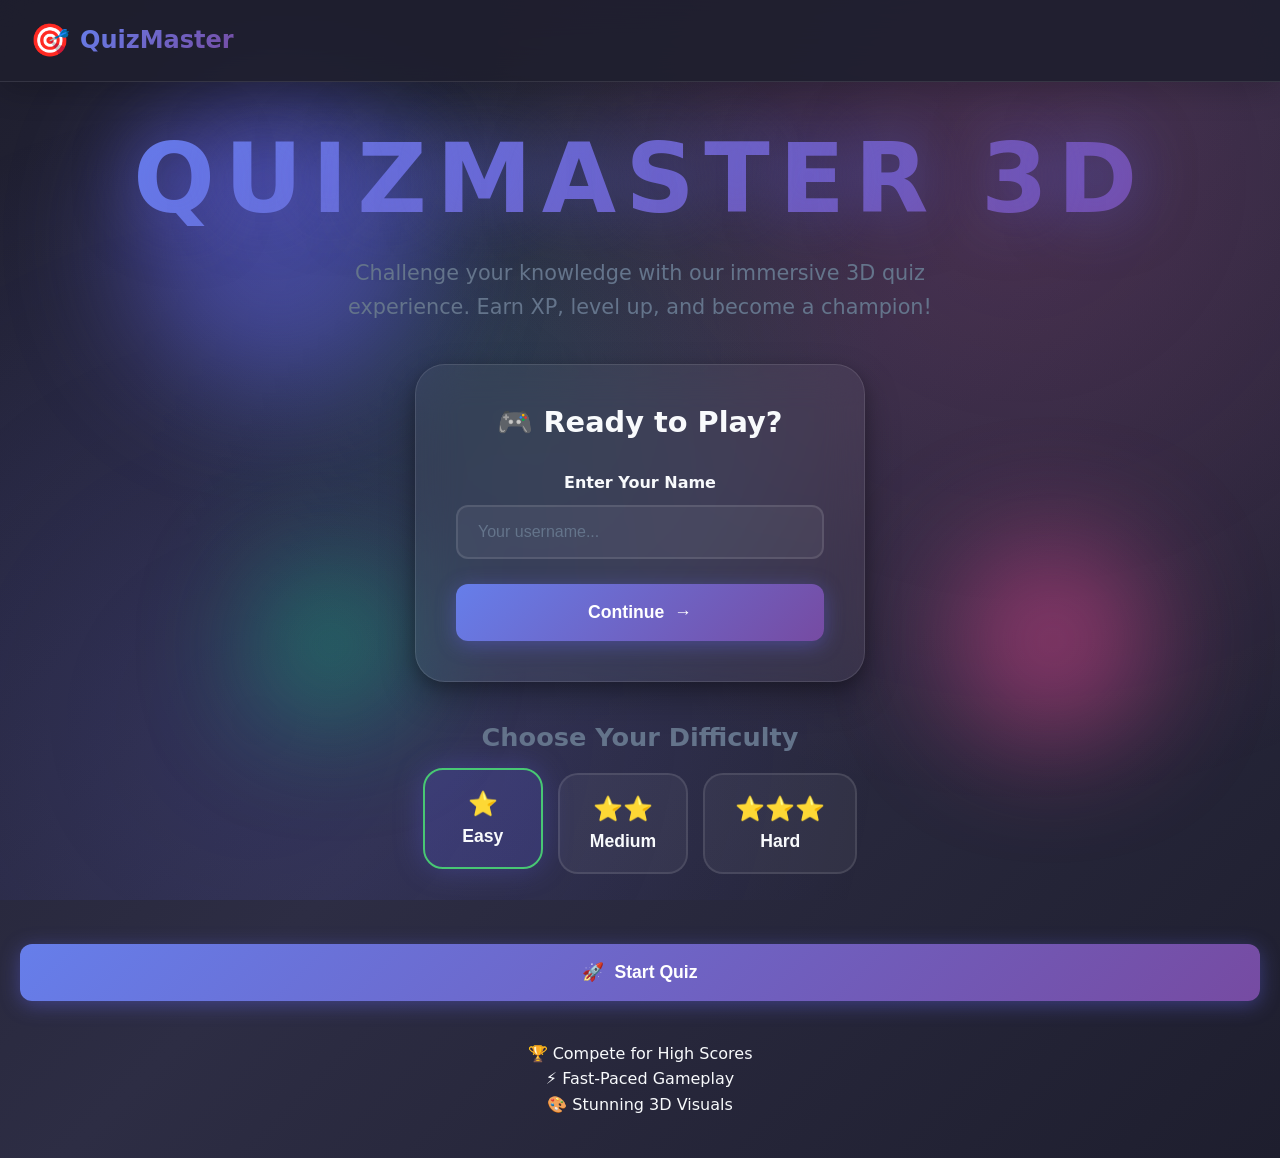
<file: index.html>
<!DOCTYPE html>
<html lang="en">
<head>
  <meta charset="UTF-8">
  <meta name="viewport" content="width=device-width, initial-scale=1.0">
  <title>QuizMaster 3D - The Ultimate Quiz Experience</title>
  <meta name="description" content="Challenge yourself with QuizMaster 3D - A modern quiz game with XP, levels, and stunning 3D visuals">
  
  <!-- Fonts -->
  <link rel="preconnect" href="https://fonts.googleapis.com">
  <link rel="preconnect" href="https://fonts.gstatic.com" crossorigin>
  <link href="https://fonts.googleapis.com/css2?family=Inter:wght@400;500;600;700;800;900&display=swap" rel="stylesheet">
  
  <!-- Styles -->
  <link rel="stylesheet" href="./assets/css/style.css">
</head>
<body>
  <!-- Floating Background Shapes -->
  <div class="floating-shapes">
    <div class="shape shape-1"></div>
    <div class="shape shape-2"></div>
    <div class="shape shape-3"></div>
  </div>

  <!-- Navbar -->
  <div id="navbar-container">
    <nav class="navbar-3d">
      <div class="nav-brand">
        <a href="index.html" class="brand-link">
          <span class="brand-icon">🎯</span>
          <span class="brand-text">QuizMaster</span>
        </a>
      </div>
    </nav>
  </div>

  <!-- Main Content -->
  <main class="hero">
    <h1 class="hero-title">QuizMaster 3D</h1>
    <p class="hero-subtitle">Challenge your knowledge with our immersive 3D quiz experience. Earn XP, level up, and become a champion!</p>

    <!-- Login Section -->
    <section id="login-section" class="login-section">
      <div class="login-card">
        <h2 class="login-title">🎮 Ready to Play?</h2>
        
        <form id="login-form">
          <div class="form-group">
            <label for="username" class="form-label">Enter Your Name</label>
            <input 
              type="text" 
              id="username" 
              class="form-input" 
              placeholder="Your username..." 
              maxlength="20" 
              required
              autocomplete="off"
            >
          </div>
          
          <button type="submit" class="btn btn-primary">
            <span>Continue</span>
            <span>→</span>
          </button>
        </form>
      </div>
    </section>

    <!-- Welcome Section (Logged In) -->
    <section id="welcome-section" class="welcome-section">
      <div class="welcome-card">
        <div class="welcome-avatar">👤</div>
        <h2 class="welcome-username">Welcome, <span id="username-display">Player</span>!</h2>
        
        <div class="welcome-stats">
          <div class="welcome-stat">
            <div class="stat-value" id="user-xp">0 XP</div>
            <div class="stat-label">Total XP</div>
          </div>
          <div class="welcome-stat">
            <div class="stat-value" id="user-level">Level 1</div>
            <div class="stat-label">Current Level</div>
          </div>
        </div>
      </div>
    </section>

    <!-- Difficulty Selection -->
    <section class="difficulty-section">
      <h3 class="difficulty-title">Choose Your Difficulty</h3>
      
      <div class="difficulty-buttons">
        <button class="difficulty-btn active" data-difficulty="easy" style="--btn-color: #48c774;">
          <span class="difficulty-icon">⭐</span>
          <span class="difficulty-label">Easy</span>
        </button>
        
        <button class="difficulty-btn" data-difficulty="medium" style="--btn-color: #ffdd57;">
          <span class="difficulty-icon">⭐⭐</span>
          <span class="difficulty-label">Medium</span>
        </button>
        
        <button class="difficulty-btn" data-difficulty="hard" style="--btn-color: #f14668;">
          <span class="difficulty-icon">⭐⭐⭐</span>
          <span class="difficulty-label">Hard</span>
        </button>
      </div>
    </section>

    <!-- Start Button -->
    <button id="start-btn" class="btn btn-primary mt-3">
      <span>🚀</span>
      <span>Start Quiz</span>
    </button>

    <!-- Features -->
    <div class="features mt-4">
      <div class="feature-card">
        <span class="feature-icon">🏆</span>
        <span class="feature-text">Compete for High Scores</span>
      </div>
      <div class="feature-card">
        <span class="feature-icon">⚡</span>
        <span class="feature-text">Fast-Paced Gameplay</span>
      </div>
      <div class="feature-card">
        <span class="feature-icon">🎨</span>
        <span class="feature-text">Stunning 3D Visuals</span>
      </div>
    </div>
  </main>

  <!-- Scripts -->
  <script src="./assets/js/app.js"></script>
</body>
</html>
</file>
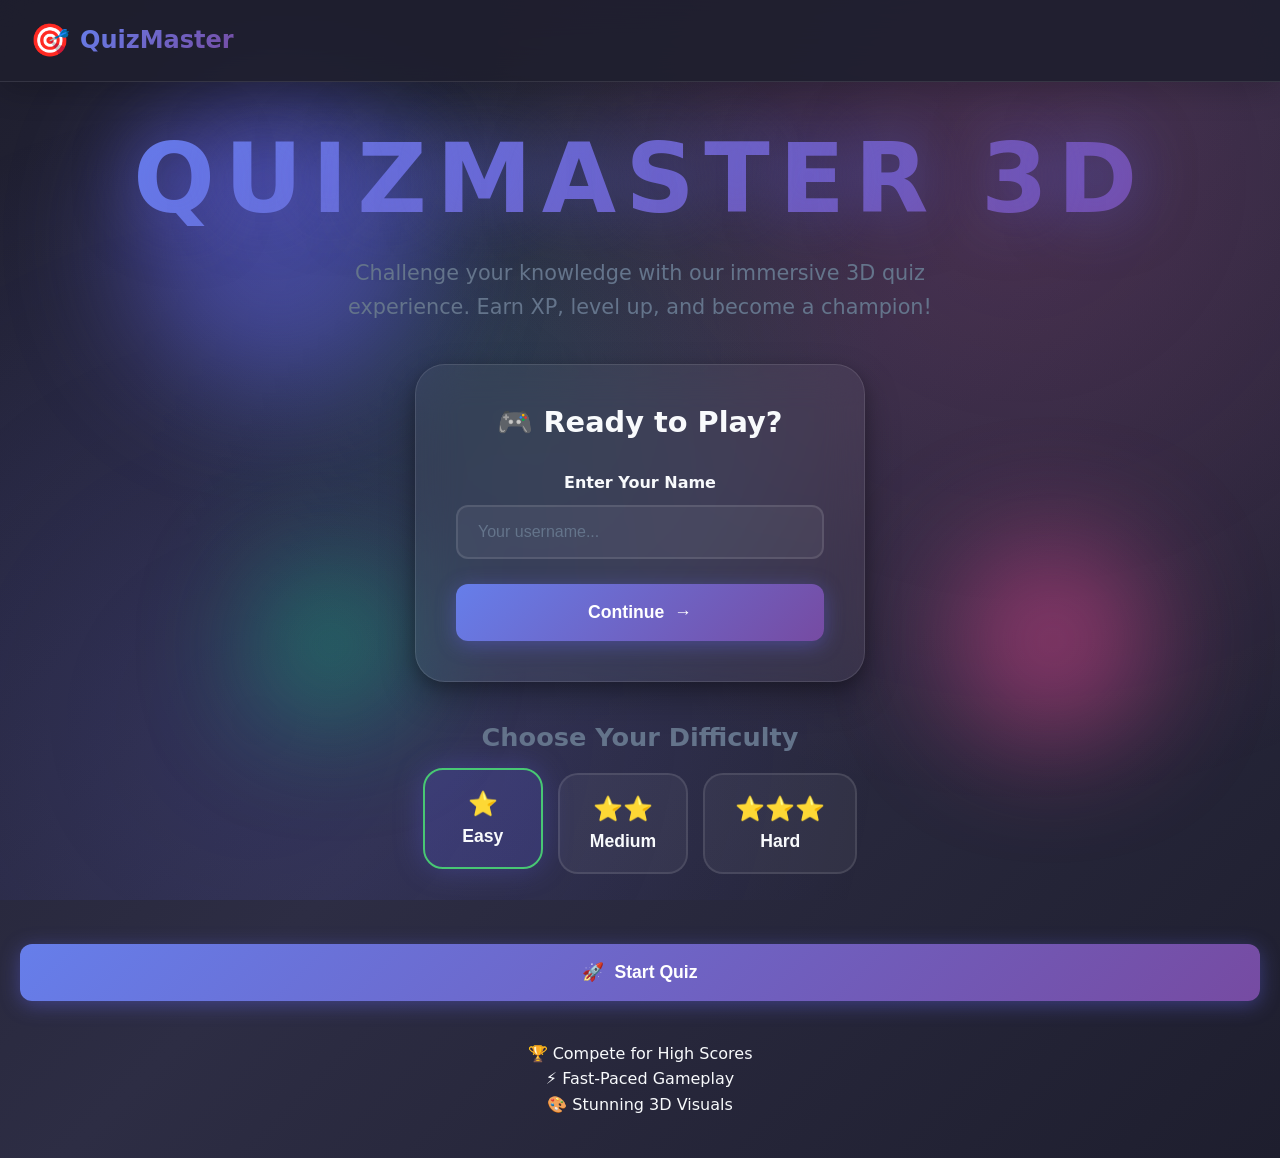
<file: profile.html>
<!DOCTYPE html>
<html lang="en">
<head>
  <meta charset="UTF-8">
  <meta name="viewport" content="width=device-width, initial-scale=1.0">
  <title>Profile - QuizMaster 3D</title>
  <meta name="description" content="QuizMaster 3D - Your profile and stats">
  
  <!-- Fonts -->
  <link rel="preconnect" href="https://fonts.googleapis.com">
  <link rel="preconnect" href="https://fonts.gstatic.com" crossorigin>
  <link href="https://fonts.googleapis.com/css2?family=Inter:wght@400;500;600;700;800;900&display=swap" rel="stylesheet">
  
  <!-- Styles -->
  <link rel="stylesheet" href="./assets/css/style.css">
</head>
<body>
  <!-- Navbar -->
  <div id="navbar-container"></div>

  <!-- Profile Container -->
  <main class="profile-container">
    <!-- Profile Header -->
    <header class="profile-header">
      <div class="profile-avatar">👤</div>
      <h1 class="profile-username" id="profile-username">Player</h1>
      <div class="profile-level" id="level-badge">Level <span id="profile-level">1</span></div>
      <p class="level-title" id="level-title">Novice</p>
    </header>

    <!-- XP Section -->
    <section class="xp-section">
      <div class="xp-header">
        <span class="xp-label">Experience Points</span>
        <span class="xp-value" id="total-xp">0 XP</span>
      </div>
      <div class="xp-bar">
        <div class="xp-bar-fill" id="xp-progress" style="width: 0%"></div>
      </div>
      <div class="xp-footer">
        <span id="xp-current">0 / 100 XP</span>
        <span>Next Level</span>
      </div>
    </section>

    <!-- Stats Grid -->
    <section class="stats-grid">
      <div class="stat-card">
        <div class="stat-icon">🎮</div>
        <div class="stat-value" id="games-played">0</div>
        <div class="stat-label">Games Played</div>
      </div>
      
      <div class="stat-card">
        <div class="stat-icon">✅</div>
        <div class="stat-value" id="correct-answers">0</div>
        <div class="stat-label">Correct Answers</div>
      </div>
      
      <div class="stat-card">
        <div class="stat-icon">📝</div>
        <div class="stat-value" id="total-questions">0</div>
        <div class="stat-label">Total Questions</div>
      </div>
      
      <div class="stat-card">
        <div class="stat-icon">🎯</div>
        <div class="stat-value" id="accuracy">0%</div>
        <div class="stat-label">Accuracy</div>
      </div>
    </section>

    <!-- Profile Actions -->
    <section class="profile-actions">
      <button id="play-quiz-btn" class="btn btn-primary">
        <span>🚀</span>
        <span>Play Quiz</span>
      </button>
      
      <button id="logout-profile-btn" class="btn btn-secondary">
        <span>🚪</span>
        <span>Logout</span>
      </button>
    </section>
  </main>

  <!-- Scripts -->
  <script src="./assets/js/app.js"></script>
</body>
</html>
</file>
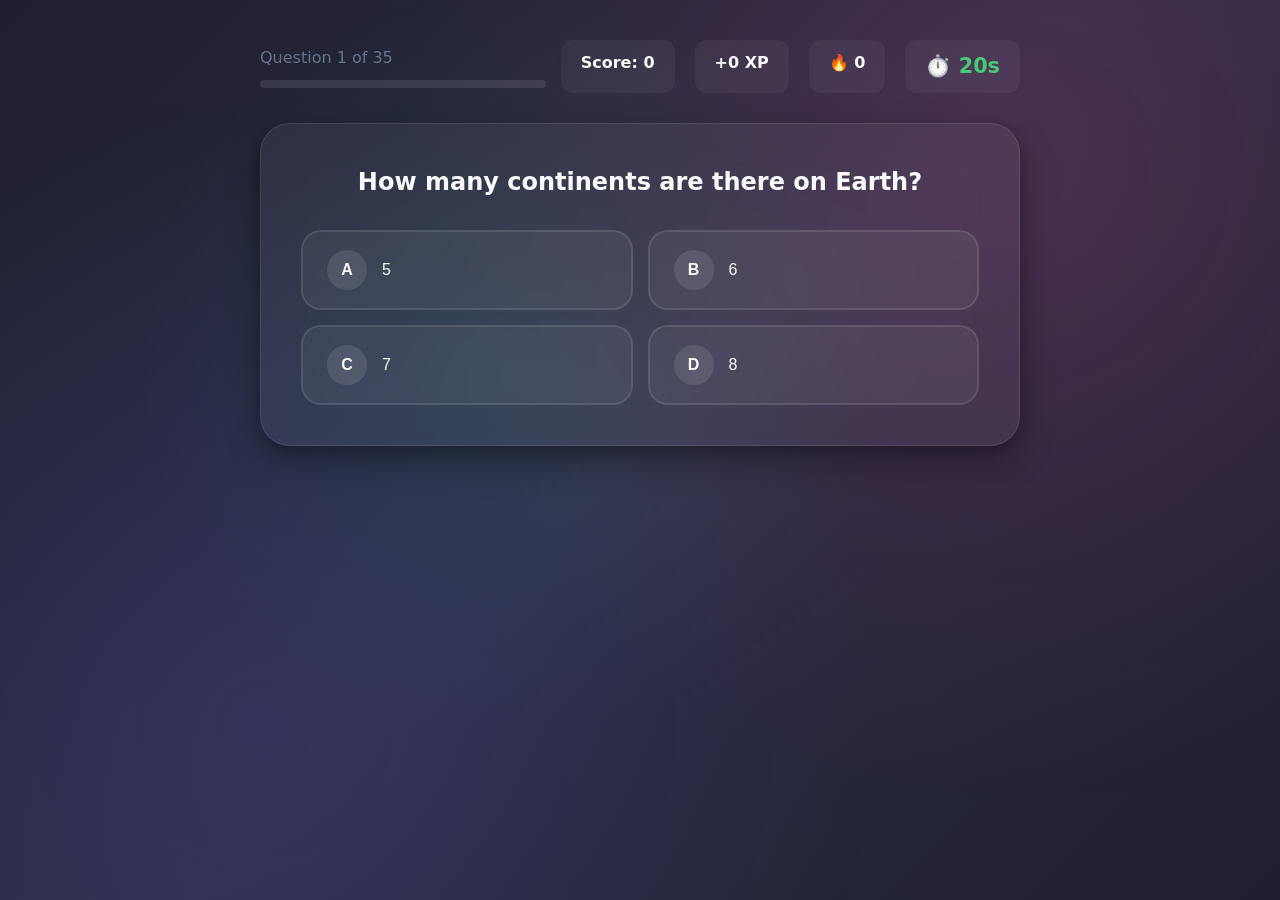
<file: quiz.html>
<!DOCTYPE html>
<html lang="en">
<head>
  <meta charset="UTF-8">
  <meta name="viewport" content="width=device-width, initial-scale=1.0">
  <title>Quiz - QuizMaster 3D</title>
  <meta name="description" content="Play QuizMaster 3D - Test your knowledge now!">
  
  <!-- Fonts -->
  <link rel="preconnect" href="https://fonts.googleapis.com">
  <link rel="preconnect" href="https://fonts.gstatic.com" crossorigin>
  <link href="https://fonts.googleapis.com/css2?family=Inter:wght@400;500;600;700;800;900&display=swap" rel="stylesheet">
  
  <!-- Styles -->
  <link rel="stylesheet" href="./assets/css/style.css">
</head>
<body>
  <!-- Navbar -->
  <div id="navbar-container"></div>

  <!-- Main Quiz Container -->
  <main class="quiz-container">
    <!-- Quiz Header -->
    <header class="quiz-header">
      <div class="quiz-progress">
        <div class="progress-text" id="progress-text">Question 1 of 5</div>
        <div class="progress-bar">
          <div class="progress-fill" id="progress-bar" style="width: 0%"></div>
        </div>
      </div>
      
      <div class="quiz-stats">
        <div class="quiz-stat">
          <span id="score-text">Score: 0</span>
        </div>
        <div class="quiz-stat">
          <span id="xp-text">+0 XP</span>
        </div>
        <div class="quiz-stat streak">
          <span id="streak-text">🔥 0</span>
        </div>
        <div class="quiz-stat timer">
          <span id="timer-display">⏱️ 20s</span>
        </div>
      </div>
    </header>

    <!-- Question Card -->
    <article class="question-card">
      <h2 class="question-text" id="question-text">
        Loading question...
      </h2>
      
      <!-- Answers -->
      <div class="answers-grid" id="answers-container">
        <div class="spinner"></div>
      </div>
    </article>

    <!-- Feedback Container -->
    <div id="feedback-container"></div>
  </main>

  <!-- Loading Overlay -->
  <div id="loading-overlay" class="page-loader">
    <div class="spinner"></div>
    <div class="page-loader-text">Loading quiz...</div>
  </div>

  <!-- Scripts -->
  <script src="./assets/js/app.js"></script>
  <script>
    // Hide loading overlay when quiz starts
    document.addEventListener('DOMContentLoaded', () => {
      setTimeout(() => {
        const overlay = document.getElementById('loading-overlay');
        if (overlay) {
          overlay.style.opacity = '0';
          overlay.style.transition = 'opacity 0.5s';
          setTimeout(() => overlay.remove(), 500);
        }
      }, 500);
    });
  </script>
</body>
</html>
</file>
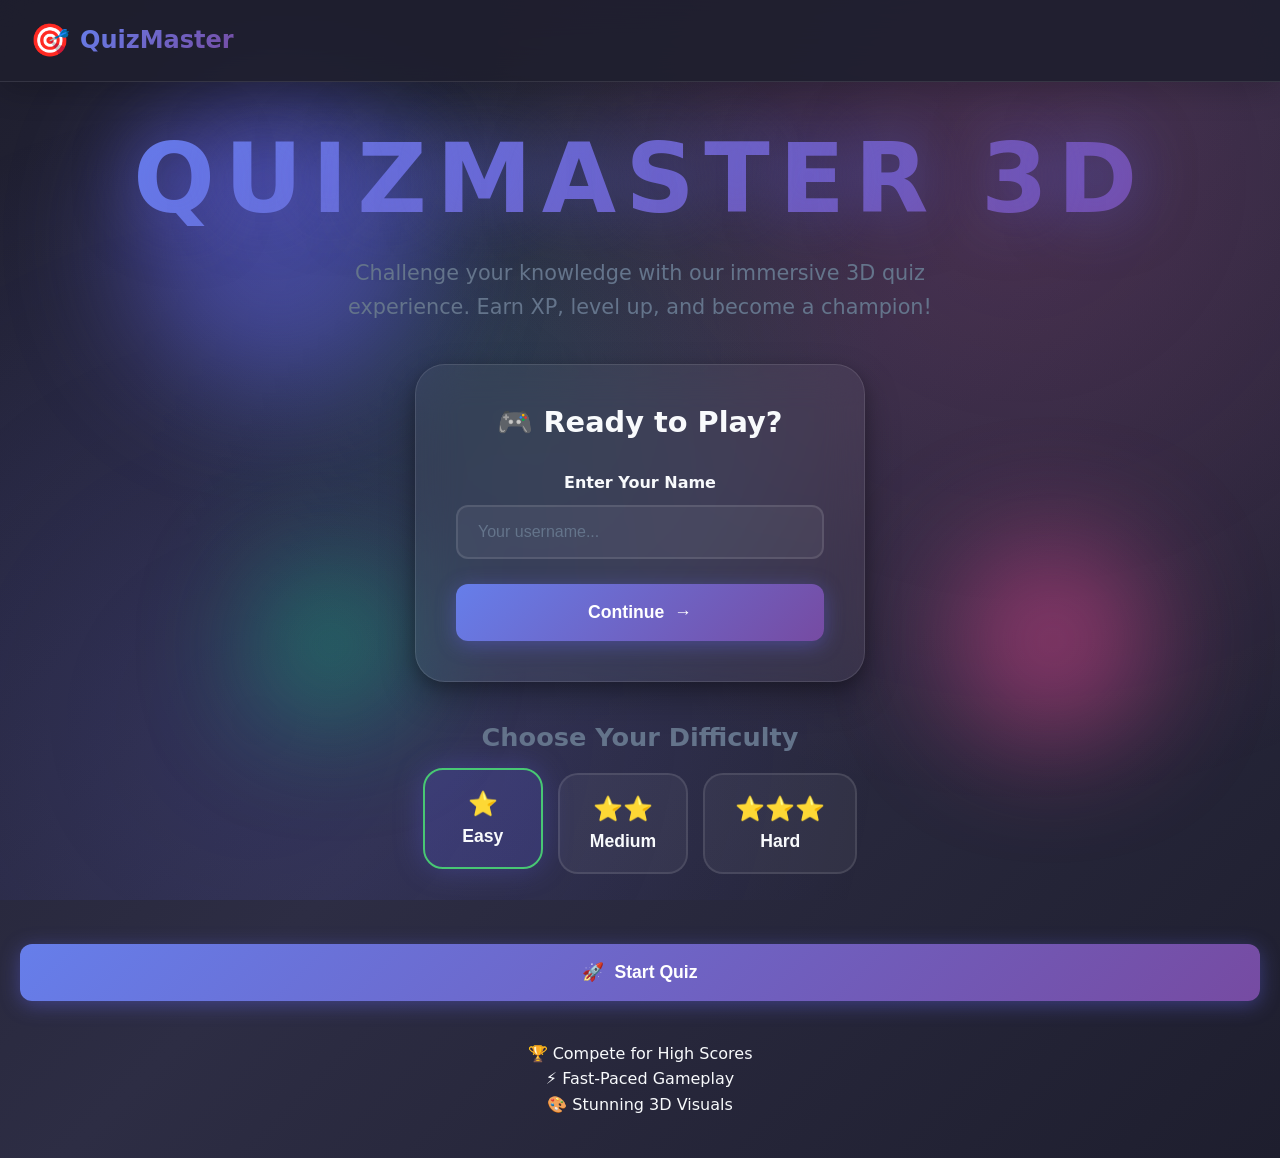
<file: result.html>
<!DOCTYPE html>
<html lang="en">
<head>
  <meta charset="UTF-8">
  <meta name="viewport" content="width=device-width, initial-scale=1.0">
  <title>Results - QuizMaster 3D</title>
  <meta name="description" content="QuizMaster 3D - View your quiz results!">
  
  <!-- Fonts -->
  <link rel="preconnect" href="https://fonts.googleapis.com">
  <link rel="preconnect" href="https://fonts.gstatic.com" crossorigin>
  <link href="https://fonts.googleapis.com/css2?family=Inter:wght@400;500;600;700;800;900&display=swap" rel="stylesheet">
  
  <!-- Styles -->
  <link rel="stylesheet" href="./assets/css/style.css">
</head>
<body>
  <!-- Navbar -->
  <div id="navbar-container"></div>

  <!-- Results Container -->
  <main class="result-container">
    <div class="result-card">
      <!-- Result Icon -->
      <div class="result-icon" id="result-icon">🏆</div>
      
      <!-- Rating -->
      <h1 class="result-rating" id="rating-text">Great Job!</h1>
      
      <!-- Score Display -->
      <div class="result-score" id="score-value">0</div>
      <div class="result-xp" id="xp-value">+0 XP</div>
      
      <!-- Stats Grid -->
      <div class="result-stats">
        <div class="result-stat">
          <div class="result-stat-value" id="correct-count">0</div>
          <div class="result-stat-label">Correct Answers</div>
        </div>
        
        <div class="result-stat">
          <div class="result-stat-value" id="total-count">0</div>
          <div class="result-stat-label">Total Questions</div>
        </div>
        
        <div class="result-stat">
          <div class="result-stat-value" id="percentage-value">0%</div>
          <div class="result-stat-label">Accuracy</div>
        </div>
        
        <div class="result-stat">
          <div class="result-stat-value" id="streak-value">0</div>
          <div class="result-stat-label">Best Streak</div>
        </div>
      </div>
      
      <!-- Action Buttons -->
      <div class="result-buttons">
        <button id="play-again-btn" class="btn btn-primary">
          <span>🎮</span>
          <span>Play Again</span>
        </button>
        
        <button id="home-btn" class="btn btn-secondary">
          <span>🏠</span>
          <span>Home</span>
        </button>
        
        <button id="profile-btn" class="btn btn-secondary">
          <span>👤</span>
          <span>Profile</span>
        </button>
      </div>
    </div>
  </main>

  <!-- Scripts -->
  <script src="./assets/js/app.js"></script>
</body>
</html>
</file>
<file: assets/css/style.css>
/* ============================================
   QuizMaster 3D - Custom Styling
   Modern 3D WebApp with stunning visuals
   ============================================ */

/* CSS Variables */
:root {
  --primary: #6366f1;
  --primary-dark: #4f46e5;
  --secondary: #ec4899;
  --success: #10b981;
  --warning: #f59e0b;
  --danger: #ef4444;
  --dark: #1e1e2e;
  --dark-light: #2d2d44;
  --light: #f8fafc;
  --gray: #64748b;
  
  --gradient-primary: linear-gradient(135deg, #667eea 0%, #764ba2 100%);
  --gradient-success: linear-gradient(135deg, #11998e 0%, #38ef7d 100%);
  --gradient-danger: linear-gradient(135deg, #eb3349 0%, #f45c43 100%);
  --gradient-bg: linear-gradient(135deg, #1e1e2e 0%, #2d2d44 50%, #1e1e2e 100%);
  
  --shadow-sm: 0 2px 4px rgba(0, 0, 0, 0.1);
  --shadow-md: 0 4px 12px rgba(0, 0, 0, 0.15);
  --shadow-lg: 0 8px 32px rgba(0, 0, 0, 0.2);
  --shadow-3d: 0 15px 35px rgba(0, 0, 0, 0.3), 0 5px 15px rgba(0, 0, 0, 0.2);
  
  --radius-sm: 8px;
  --radius-md: 12px;
  --radius-lg: 20px;
  --radius-xl: 30px;
  
  --transition: all 0.3s cubic-bezier(0.4, 0, 0.2, 1);
}

/* Reset & Base */
*, *::before, *::after {
  box-sizing: border-box;
  margin: 0;
  padding: 0;
}

html {
  scroll-behavior: smooth;
}

body {
  font-family: 'Segoe UI', system-ui, -apple-system, sans-serif;
  background: var(--gradient-bg);
  color: var(--light);
  min-height: 100vh;
  overflow-x: hidden;
  line-height: 1.6;
}

/* Animated Background */
body::before {
  content: '';
  position: fixed;
  top: 0;
  left: 0;
  width: 100%;
  height: 100%;
  background: 
    radial-gradient(circle at 20% 80%, rgba(99, 102, 241, 0.15) 0%, transparent 50%),
    radial-gradient(circle at 80% 20%, rgba(236, 72, 153, 0.15) 0%, transparent 50%),
    radial-gradient(circle at 40% 40%, rgba(16, 185, 129, 0.1) 0%, transparent 40%);
  pointer-events: none;
  z-index: -1;
}

/* Typography */
h1, h2, h3, h4 {
  font-weight: 700;
  line-height: 1.2;
}

h1 {
  font-size: clamp(2.5rem, 5vw, 4rem);
  text-transform: uppercase;
  letter-spacing: 0.1em;
}

h2 {
  font-size: clamp(1.8rem, 3vw, 2.5rem);
}

h3 {
  font-size: clamp(1.3rem, 2vw, 1.8rem);
}

/* Container */
.container {
  max-width: 1200px;
  margin: 0 auto;
  padding: 0 20px;
}

/* ============================================
   3D Card Styles
   ============================================ */

.card-3d {
  perspective: 1000px;
  transform-style: preserve-3d;
  transition: var(--transition);
}

.card-3d:hover {
  transform: translateY(-10px) rotateX(5deg);
}

.card-front, .card-back {
  background: rgba(255, 255, 255, 0.05);
  backdrop-filter: blur(10px);
  border: 1px solid rgba(255, 255, 255, 0.1);
  border-radius: var(--radius-lg);
  padding: 30px;
  box-shadow: var(--shadow-3d);
  transition: var(--transition);
}

.card-3d:hover .card-front {
  box-shadow: var(--shadow-3d), 0 0 30px rgba(99, 102, 241, 0.3);
}

/* ============================================
   Navbar 3D
   ============================================ */

.navbar-3d {
  display: flex;
  align-items: center;
  justify-content: space-between;
  padding: 15px 30px;
  background: rgba(30, 30, 46, 0.9);
  backdrop-filter: blur(20px);
  border-bottom: 1px solid rgba(255, 255, 255, 0.1);
  position: sticky;
  top: 0;
  z-index: 1000;
  box-shadow: var(--shadow-lg);
}

.nav-brand {
  display: flex;
  align-items: center;
  gap: 10px;
}

.brand-link {
  display: flex;
  align-items: center;
  gap: 10px;
  text-decoration: none;
  color: var(--light);
}

.brand-icon {
  font-size: 2rem;
  animation: bounce 2s infinite;
}

.brand-text {
  font-size: 1.5rem;
  font-weight: 700;
  background: var(--gradient-primary);
  -webkit-background-clip: text;
  -webkit-text-fill-color: transparent;
  background-clip: text;
}

.nav-links {
  display: flex;
  gap: 20px;
}

.nav-link {
  color: var(--light);
  text-decoration: none;
  padding: 8px 16px;
  border-radius: var(--radius-md);
  transition: var(--transition);
  font-weight: 500;
}

.nav-link:hover {
  background: rgba(255, 255, 255, 0.1);
  transform: translateY(-2px);
}

.nav-link.logout {
  background: rgba(239, 68, 68, 0.2);
  border: none;
  cursor: pointer;
}

.nav-link.logout:hover {
  background: rgba(239, 68, 68, 0.4);
}

.nav-user {
  display: flex;
  align-items: center;
  gap: 12px;
}

.user-name {
  font-weight: 600;
}

.user-level {
  padding: 4px 12px;
  border-radius: var(--radius-xl);
  font-size: 0.85rem;
  font-weight: 700;
  background: var(--primary);
  animation: glow 2s infinite;
}

/* ============================================
   Hero Section
   ============================================ */

.hero {
  min-height: calc(100vh - 80px);
  display: flex;
  flex-direction: column;
  align-items: center;
  justify-content: center;
  text-align: center;
  padding: 40px 20px;
  position: relative;
}

.hero-title {
  font-size: clamp(3rem, 8vw, 6rem);
  margin-bottom: 20px;
  background: var(--gradient-primary);
  -webkit-background-clip: text;
  -webkit-text-fill-color: transparent;
  background-clip: text;
  text-shadow: 0 0 60px rgba(99, 102, 241, 0.5);
  animation: float 3s ease-in-out infinite;
}

.hero-subtitle {
  font-size: 1.3rem;
  color: var(--gray);
  margin-bottom: 40px;
  max-width: 600px;
}

/* 3D Floating Elements */
.floating-shapes {
  position: absolute;
  width: 100%;
  height: 100%;
  top: 0;
  left: 0;
  pointer-events: none;
  overflow: hidden;
}

.shape {
  position: absolute;
  border-radius: 50%;
  filter: blur(60px);
  opacity: 0.5;
  animation: float 6s ease-in-out infinite;
}

.shape-1 {
  width: 300px;
  height: 300px;
  background: var(--primary);
  top: 10%;
  left: 10%;
  animation-delay: 0s;
}

.shape-2 {
  width: 200px;
  height: 200px;
  background: var(--secondary);
  top: 60%;
  right: 10%;
  animation-delay: 2s;
}

.shape-3 {
  width: 150px;
  height: 150px;
  background: var(--success);
  bottom: 20%;
  left: 20%;
  animation-delay: 4s;
}

/* ============================================
   Login Section
   ============================================ */

.login-section {
  width: 100%;
  max-width: 450px;
  margin: 0 auto;
}

.login-card {
  background: rgba(255, 255, 255, 0.05);
  backdrop-filter: blur(20px);
  border: 1px solid rgba(255, 255, 255, 0.1);
  border-radius: var(--radius-xl);
  padding: 40px;
  box-shadow: var(--shadow-3d);
  transform: perspective(1000px) rotateX(0deg);
  transition: var(--transition);
}

.login-card:hover {
  transform: perspective(1000px) rotateX(2deg) translateY(-5px);
  box-shadow: var(--shadow-3d), 0 0 40px rgba(99, 102, 241, 0.2);
}

.login-title {
  text-align: center;
  margin-bottom: 30px;
  font-size: 1.8rem;
}

/* Form Styles */
.form-group {
  margin-bottom: 25px;
}

.form-label {
  display: block;
  margin-bottom: 10px;
  font-weight: 600;
  color: var(--light);
}

.form-input {
  width: 100%;
  padding: 16px 20px;
  border: 2px solid rgba(255, 255, 255, 0.1);
  border-radius: var(--radius-md);
  background: rgba(255, 255, 255, 0.05);
  color: var(--light);
  font-size: 1rem;
  transition: var(--transition);
}

.form-input:focus {
  outline: none;
  border-color: var(--primary);
  box-shadow: 0 0 20px rgba(99, 102, 241, 0.3);
  transform: scale(1.02);
}

.form-input::placeholder {
  color: var(--gray);
}

/* Buttons */
.btn {
  display: inline-flex;
  align-items: center;
  justify-content: center;
  gap: 10px;
  padding: 16px 32px;
  border: none;
  border-radius: var(--radius-md);
  font-size: 1rem;
  font-weight: 700;
  cursor: pointer;
  transition: var(--transition);
  text-decoration: none;
  position: relative;
  overflow: hidden;
}

.btn::before {
  content: '';
  position: absolute;
  top: 0;
  left: -100%;
  width: 100%;
  height: 100%;
  background: linear-gradient(90deg, transparent, rgba(255, 255, 255, 0.2), transparent);
  transition: left 0.5s;
}

.btn:hover::before {
  left: 100%;
}

.btn-primary {
  background: var(--gradient-primary);
  color: white;
  width: 100%;
  padding: 18px;
  font-size: 1.1rem;
  box-shadow: 0 4px 20px rgba(99, 102, 241, 0.4);
}

.btn-primary:hover {
  transform: translateY(-3px) scale(1.02);
  box-shadow: 0 8px 30px rgba(99, 102, 241, 0.5);
}

.btn-secondary {
  background: rgba(255, 255, 255, 0.1);
  color: var(--light);
  border: 2px solid rgba(255, 255, 255, 0.2);
}

.btn-secondary:hover {
  background: rgba(255, 255, 255, 0.2);
  transform: translateY(-2px);
}

.btn-success {
  background: var(--gradient-success);
  color: white;
}

/* ============================================
   Difficulty Selector
   ============================================ */

.difficulty-section {
  margin: 40px 0;
}

.difficulty-title {
  text-align: center;
  margin-bottom: 20px;
  color: var(--gray);
}

.difficulty-buttons {
  display: flex;
  gap: 15px;
  justify-content: center;
  flex-wrap: wrap;
}

.difficulty-btn {
  display: flex;
  flex-direction: column;
  align-items: center;
  gap: 8px;
  padding: 20px 30px;
  border: 2px solid rgba(255, 255, 255, 0.1);
  border-radius: var(--radius-lg);
  background: rgba(255, 255, 255, 0.05);
  color: var(--light);
  cursor: pointer;
  transition: var(--transition);
  min-width: 120px;
}

.difficulty-btn:hover {
  transform: translateY(-5px) scale(1.05);
  border-color: var(--btn-color, var(--primary));
  box-shadow: 0 10px 30px rgba(0, 0, 0, 0.3);
}

.difficulty-btn.active {
  border-color: var(--btn-color, var(--primary));
  background: rgba(99, 102, 241, 0.2);
  box-shadow: 0 0 30px rgba(99, 102, 241, 0.3);
  transform: translateY(-5px);
}

.difficulty-icon {
  font-size: 1.5rem;
}

.difficulty-label {
  font-weight: 700;
  font-size: 1.1rem;
}

/* ============================================
   Welcome Section (Logged In)
   ============================================ */

.welcome-section {
  display: none;
  text-align: center;
  animation: fadeIn 0.5s ease;
}

.welcome-card {
  background: rgba(255, 255, 255, 0.05);
  backdrop-filter: blur(20px);
  border: 1px solid rgba(255, 255, 255, 0.1);
  border-radius: var(--radius-xl);
  padding: 40px;
  box-shadow: var(--shadow-3d);
}

.welcome-avatar {
  width: 100px;
  height: 100px;
  border-radius: 50%;
  background: var(--gradient-primary);
  display: flex;
  align-items: center;
  justify-content: center;
  font-size: 3rem;
  margin: 0 auto 20px;
  box-shadow: 0 0 30px rgba(99, 102, 241, 0.5);
  animation: pulse 2s infinite;
}

.welcome-username {
  font-size: 2rem;
  margin-bottom: 10px;
}

.welcome-stats {
  display: flex;
  gap: 30px;
  justify-content: center;
  margin: 30px 0;
}

.welcome-stat {
  text-align: center;
}

.stat-value {
  font-size: 1.8rem;
  font-weight: 700;
  color: var(--primary);
}

.stat-label {
  font-size: 0.9rem;
  color: var(--gray);
}

/* ============================================
   Quiz Page Styles
   ============================================ */

.quiz-container {
  max-width: 800px;
  margin: 0 auto;
  padding: 40px 20px;
}

.quiz-header {
  display: flex;
  justify-content: space-between;
  align-items: center;
  margin-bottom: 30px;
  flex-wrap: wrap;
  gap: 15px;
}

.quiz-progress {
  flex: 1;
}

.progress-text {
  font-size: 1rem;
  margin-bottom: 10px;
  color: var(--gray);
}

.progress-bar {
  height: 8px;
  background: rgba(255, 255, 255, 0.1);
  border-radius: var(--radius-xl);
  overflow: hidden;
}

.progress-fill {
  height: 100%;
  background: var(--gradient-primary);
  border-radius: var(--radius-xl);
  transition: width 0.5s ease;
}

.quiz-stats {
  display: flex;
  gap: 20px;
}

.quiz-stat {
  padding: 10px 20px;
  background: rgba(255, 255, 255, 0.05);
  border-radius: var(--radius-md);
  font-weight: 600;
}

.timer {
  font-size: 1.3rem;
  font-weight: 700;
}

/* Question Card */
.question-card {
  background: rgba(255, 255, 255, 0.05);
  backdrop-filter: blur(20px);
  border: 1px solid rgba(255, 255, 255, 0.1);
  border-radius: var(--radius-xl);
  padding: 40px;
  box-shadow: var(--shadow-3d);
  margin-bottom: 30px;
}

.question-text {
  font-size: 1.5rem;
  font-weight: 600;
  text-align: center;
  margin-bottom: 30px;
  line-height: 1.5;
}

/* Answer Buttons */
.answers-grid {
  display: grid;
  grid-template-columns: repeat(auto-fit, minmax(250px, 1fr));
  gap: 15px;
}

.answer-btn {
  display: flex;
  align-items: center;
  gap: 15px;
  padding: 18px 24px;
  border: 2px solid rgba(255, 255, 255, 0.1);
  border-radius: var(--radius-lg);
  background: rgba(255, 255, 255, 0.05);
  color: var(--light);
  font-size: 1rem;
  cursor: pointer;
  transition: var(--transition);
  text-align: left;
}

.answer-btn:hover:not(:disabled) {
  transform: translateX(10px);
  border-color: var(--primary);
  background: rgba(99, 102, 241, 0.1);
  box-shadow: 0 0 20px rgba(99, 102, 241, 0.2);
}

.answer-btn:disabled {
  cursor: not-allowed;
  opacity: 0.7;
}

.answer-btn.correct {
  border-color: var(--success);
  background: rgba(16, 185, 129, 0.2);
  animation: correctPulse 0.5s ease;
}

.answer-btn.incorrect {
  border-color: var(--danger);
  background: rgba(239, 68, 68, 0.2);
  animation: shake 0.5s ease;
}

.answer-letter {
  width: 40px;
  height: 40px;
  display: flex;
  align-items: center;
  justify-content: center;
  border-radius: 50%;
  background: rgba(255, 255, 255, 0.1);
  font-weight: 700;
  flex-shrink: 0;
}

.answer-btn:hover:not(:disabled) .answer-letter {
  background: var(--primary);
}

.answer-text {
  flex: 1;
}

/* Feedback */
.feedback {
  position: fixed;
  top: 50%;
  left: 50%;
  transform: translate(-50%, -50%);
  padding: 30px 50px;
  border-radius: var(--radius-xl);
  font-size: 1.5rem;
  font-weight: 700;
  z-index: 100;
  animation: popIn 0.3s ease;
  display: flex;
  align-items: center;
  gap: 15px;
}

.feedback-correct {
  background: var(--gradient-success);
  color: white;
  box-shadow: 0 0 40px rgba(16, 185, 129, 0.5);
}

.feedback-incorrect {
  background: var(--gradient-danger);
  color: white;
  box-shadow: 0 0 40px rgba(239, 68, 68, 0.5);
}

/* ============================================
   Result Page Styles
   ============================================ */

.result-container {
  max-width: 600px;
  margin: 0 auto;
  padding: 40px 20px;
  text-align: center;
}

.result-card {
  background: rgba(255, 255, 255, 0.05);
  backdrop-filter: blur(20px);
  border: 1px solid rgba(255, 255, 255, 0.1);
  border-radius: var(--radius-xl);
  padding: 50px 40px;
  box-shadow: var(--shadow-3d);
}

.result-icon {
  font-size: 5rem;
  margin-bottom: 20px;
  animation: bounce 1s infinite;
}

.result-rating {
  font-size: 2.5rem;
  font-weight: 700;
  margin-bottom: 30px;
  background: var(--gradient-primary);
  -webkit-background-clip: text;
  -webkit-text-fill-color: transparent;
  background-clip: text;
}

.result-score {
  font-size: 4rem;
  font-weight: 700;
  margin-bottom: 10px;
}

.result-xp {
  font-size: 1.5rem;
  color: var(--success);
  margin-bottom: 30px;
}

.result-stats {
  display: grid;
  grid-template-columns: repeat(2, 1fr);
  gap: 20px;
  margin-bottom: 40px;
}

.result-stat {
  padding: 20px;
  background: rgba(255, 255, 255, 0.05);
  border-radius: var(--radius-lg);
}

.result-stat-value {
  font-size: 2rem;
  font-weight: 700;
  color: var(--primary);
}

.result-stat-label {
  font-size: 0.9rem;
  color: var(--gray);
}

.result-buttons {
  display: flex;
  gap: 15px;
  justify-content: center;
  flex-wrap: wrap;
}

/* Confetti */
.confetti-container {
  position: fixed;
  top: 0;
  left: 0;
  width: 100%;
  height: 100%;
  pointer-events: none;
  z-index: 1000;
  overflow: hidden;
}

.confetti {
  position: absolute;
  top: -20px;
  border-radius: 2px;
  animation: confettiFall 3s linear forwards;
}

/* ============================================
   Profile Page Styles
   ============================================ */

.profile-container {
  max-width: 800px;
  margin: 0 auto;
  padding: 40px 20px;
}

.profile-header {
  text-align: center;
  margin-bottom: 40px;
}

.profile-avatar {
  width: 150px;
  height: 150px;
  border-radius: 50%;
  background: var(--gradient-primary);
  display: flex;
  align-items: center;
  justify-content: center;
  font-size: 4rem;
  margin: 0 auto 20px;
  box-shadow: 0 0 50px rgba(99, 102, 241, 0.5);
  animation: pulse 2s infinite;
}

.profile-username {
  font-size: 2.5rem;
  font-weight: 700;
  margin-bottom: 10px;
}

.profile-level {
  display: inline-block;
  padding: 8px 24px;
  border-radius: var(--radius-xl);
  font-size: 1.2rem;
  font-weight: 700;
  margin-bottom: 10px;
}

.level-title {
  color: var(--gray);
  font-size: 1.1rem;
}

/* XP Bar */
.xp-section {
  background: rgba(255, 255, 255, 0.05);
  backdrop-filter: blur(20px);
  border: 1px solid rgba(255, 255, 255, 0.1);
  border-radius: var(--radius-xl);
  padding: 30px;
  margin-bottom: 30px;
  box-shadow: var(--shadow-lg);
}

.xp-header {
  display: flex;
  justify-content: space-between;
  margin-bottom: 15px;
}

.xp-label {
  font-weight: 600;
}

.xp-value {
  color: var(--primary);
  font-weight: 700;
}

.xp-bar {
  height: 20px;
  background: rgba(255, 255, 255, 0.1);
  border-radius: var(--radius-xl);
  overflow: hidden;
}

.xp-bar-fill {
  height: 100%;
  background: var(--gradient-primary);
  border-radius: var(--radius-xl);
  transition: width 1s ease;
  position: relative;
}

.xp-bar-fill::after {
  content: '';
  position: absolute;
  top: 0;
  left: 0;
  right: 0;
  bottom: 0;
  background: linear-gradient(90deg, transparent, rgba(255, 255, 255, 0.3), transparent);
  animation: shimmer 2s infinite;
}

.xp-footer {
  display: flex;
  justify-content: space-between;
  margin-top: 10px;
  font-size: 0.9rem;
  color: var(--gray);
}

/* Stats Grid */
.stats-grid {
  display: grid;
  grid-template-columns: repeat(auto-fit, minmax(150px, 1fr));
  gap: 20px;
  margin-bottom: 30px;
}

.stat-card {
  background: rgba(255, 255, 255, 0.05);
  backdrop-filter: blur(10px);
  border: 1px solid rgba(255, 255, 255, 0.1);
  border-radius: var(--radius-lg);
  padding: 25px;
  text-align: center;
  transition: var(--transition);
}

.stat-card:hover {
  transform: translateY(-5px);
  box-shadow: var(--shadow-lg);
}

.stat-icon {
  font-size: 2rem;
  margin-bottom: 10px;
}

.stat-value {
  font-size: 2rem;
  font-weight: 700;
  color: var(--primary);
  margin-bottom: 5px;
}

.stat-label {
  font-size: 0.9rem;
  color: var(--gray);
}

/* Profile Actions */
.profile-actions {
  display: flex;
  gap: 15px;
  justify-content: center;
  flex-wrap: wrap;
}

/* ============================================
   Animations
   ============================================ */

@keyframes bounce {
  0%, 100% { transform: translateY(0); }
  50% { transform: translateY(-10px); }
}

@keyframes float {
  0%, 100% { transform: translateY(0) rotate(0deg); }
  50% { transform: translateY(-20px) rotate(5deg); }
}

@keyframes pulse {
  0%, 100% { transform: scale(1); box-shadow: 0 0 30px rgba(99, 102, 241, 0.5); }
  50% { transform: scale(1.05); box-shadow: 0 0 50px rgba(99, 102, 241, 0.8); }
}

@keyframes glow {
  0%, 100% { box-shadow: 0 0 20px rgba(99, 102, 241, 0.5); }
  50% { box-shadow: 0 0 40px rgba(99, 102, 241, 0.8); }
}

@keyframes fadeIn {
  from { opacity: 0; transform: translateY(20px); }
  to { opacity: 1; transform: translateY(0); }
}

@keyframes popIn {
  0% { transform: translate(-50%, -50%) scale(0); }
  70% { transform: translate(-50%, -50%) scale(1.1); }
  100% { transform: translate(-50%, -50%) scale(1); }
}

@keyframes shake {
  0%, 100% { transform: translateX(0); }
  20%, 60% { transform: translateX(-10px); }
  40%, 80% { transform: translateX(10px); }
}

@keyframes correctPulse {
  0% { transform: scale(1); }
  50% { transform: scale(1.05); }
  100% { transform: scale(1); }
}

@keyframes shimmer {
  0% { transform: translateX(-100%); }
  100% { transform: translateX(100%); }
}

@keyframes confettiFall {
  0% {
    top: -20px;
    transform: rotate(0deg);
    opacity: 1;
  }
  100% {
    top: 100vh;
    transform: rotate(720deg);
    opacity: 0;
  }
}

@keyframes slideIn {
  from { transform: translateX(100%); opacity: 0; }
  to { transform: translateX(0); opacity: 1; }
}

@keyframes slideOut {
  from { transform: translateX(0); opacity: 1; }
  to { transform: translateX(100%); opacity: 0; }
}

/* ============================================
   Responsive Design
   ============================================ */

@media (max-width: 768px) {
  .navbar-3d {
    flex-direction: column;
    gap: 15px;
    padding: 15px;
  }
  
  .nav-links {
    order: 3;
    width: 100%;
    justify-content: center;
  }
  
  .hero-title {
    font-size: 2.5rem;
  }
  
  .login-card {
    padding: 30px 20px;
  }
  
  .difficulty-buttons {
    flex-direction: column;
  }
  
  .difficulty-btn {
    width: 100%;
  }
  
  .quiz-header {
    flex-direction: column;
  }
  
  .quiz-stats {
    width: 100%;
    justify-content: space-between;
  }
  
  .answers-grid {
    grid-template-columns: 1fr;
  }
  
  .result-stats {
    grid-template-columns: 1fr;
  }
  
  .stats-grid {
    grid-template-columns: repeat(2, 1fr);
  }
}

@media (max-width: 480px) {
  .container {
    padding: 0 15px;
  }
  
  .welcome-stats {
    flex-direction: column;
    gap: 15px;
  }
  
  .profile-avatar {
    width: 100px;
    height: 100px;
    font-size: 2.5rem;
  }
  
  .profile-username {
    font-size: 1.8rem;
  }
  
  .result-score {
    font-size: 3rem;
  }
}

/* ============================================
   Utility Classes
   ============================================ */

.text-center { text-align: center; }
.text-primary { color: var(--primary); }
.text-success { color: var(--success); }
.text-danger { color: var(--danger); }
.text-warning { color: var(--warning); }
.text-gray { color: var(--gray); }

.mt-1 { margin-top: 10px; }
.mt-2 { margin-top: 20px; }
.mt-3 { margin-top: 30px; }
.mt-4 { margin-top: 40px; }

.mb-1 { margin-bottom: 10px; }
.mb-2 { margin-bottom: 20px; }
.mb-3 { margin-bottom: 30px; }
.mb-4 { margin-bottom: 40px; }

.hidden { display: none !important; }
.visible { display: block !important; }

/* Loading Spinner */
.spinner {
  width: 50px;
  height: 50px;
  border: 4px solid rgba(255, 255, 255, 0.1);
  border-top-color: var(--primary);
  border-radius: 50%;
  animation: spin 1s linear infinite;
}

@keyframes spin {
  to { transform: rotate(360deg); }
}

/* Page Loader */
.page-loader {
  position: fixed;
  top: 0;
  left: 0;
  width: 100%;
  height: 100%;
  background: var(--dark);
  display: flex;
  flex-direction: column;
  align-items: center;
  justify-content: center;
  z-index: 9999;
}

.page-loader-text {
  margin-top: 20px;
  font-size: 1.2rem;
  color: var(--gray);
}
</file>
